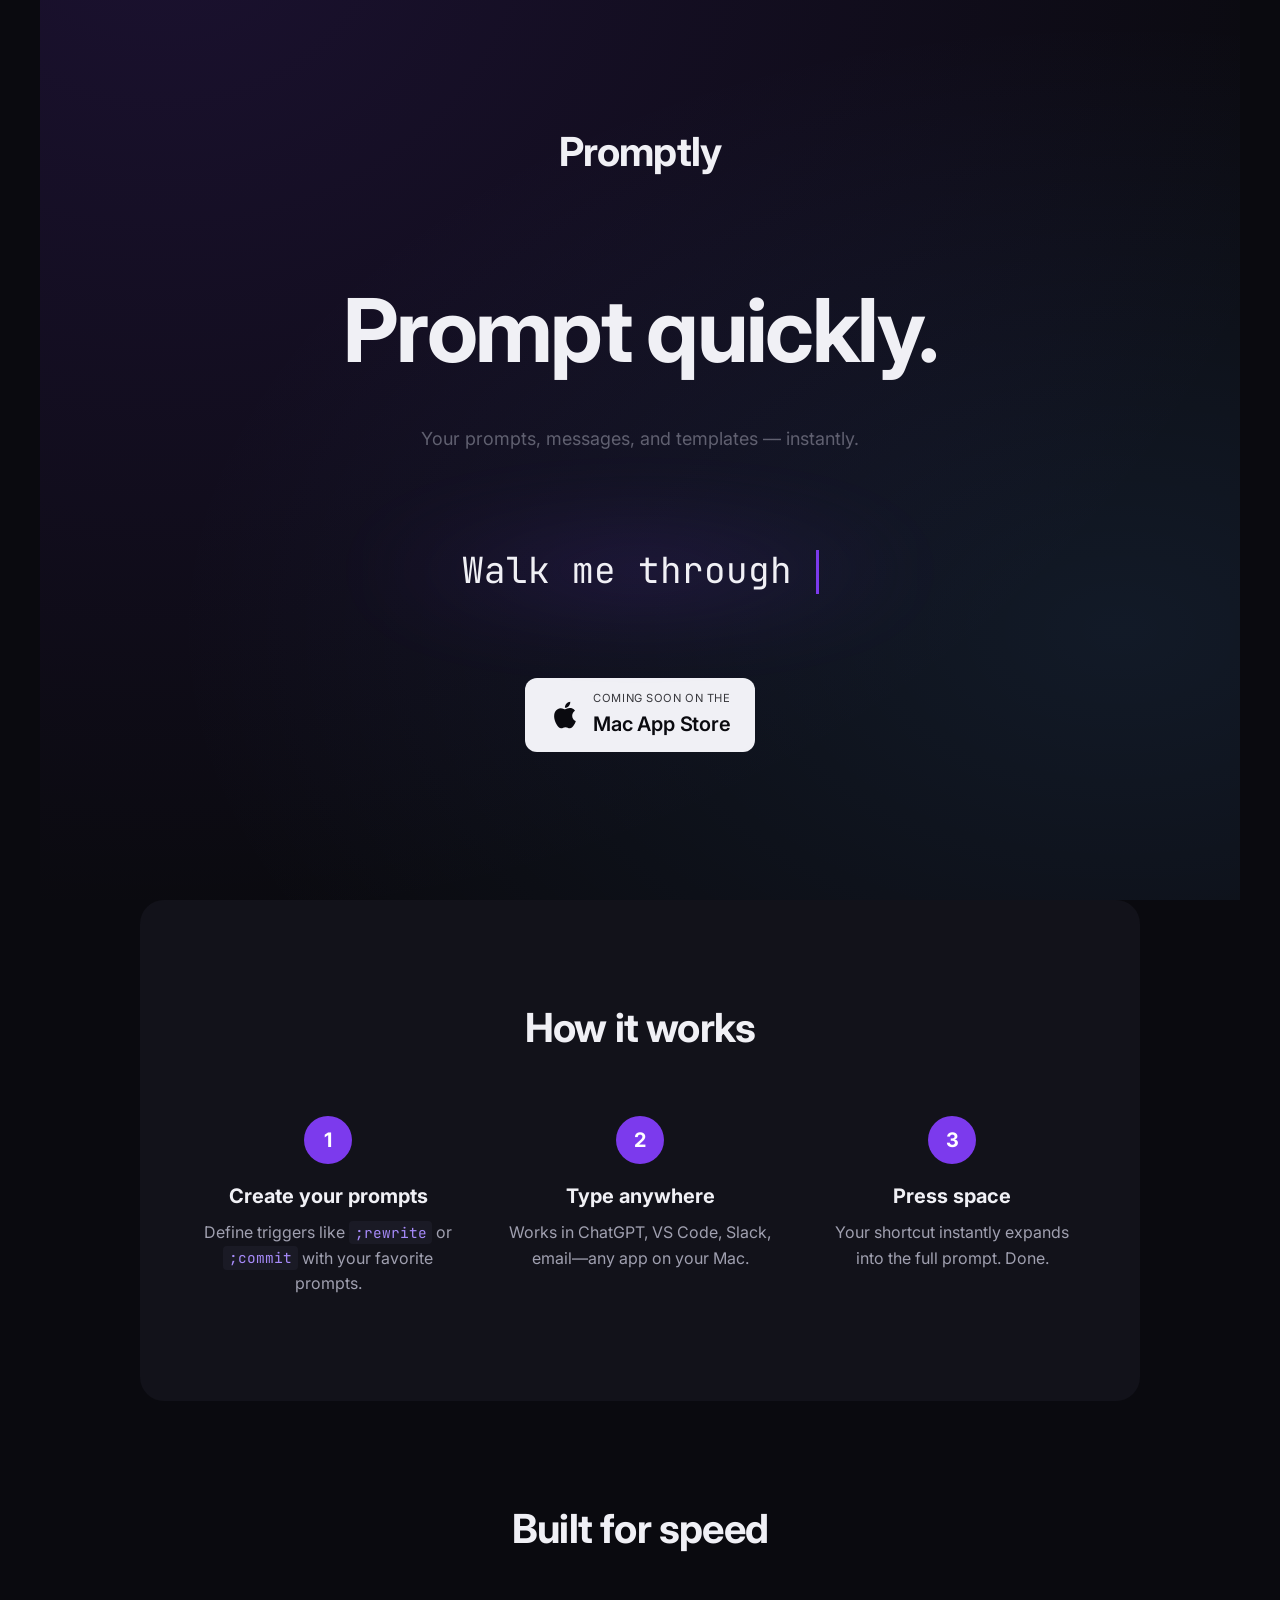
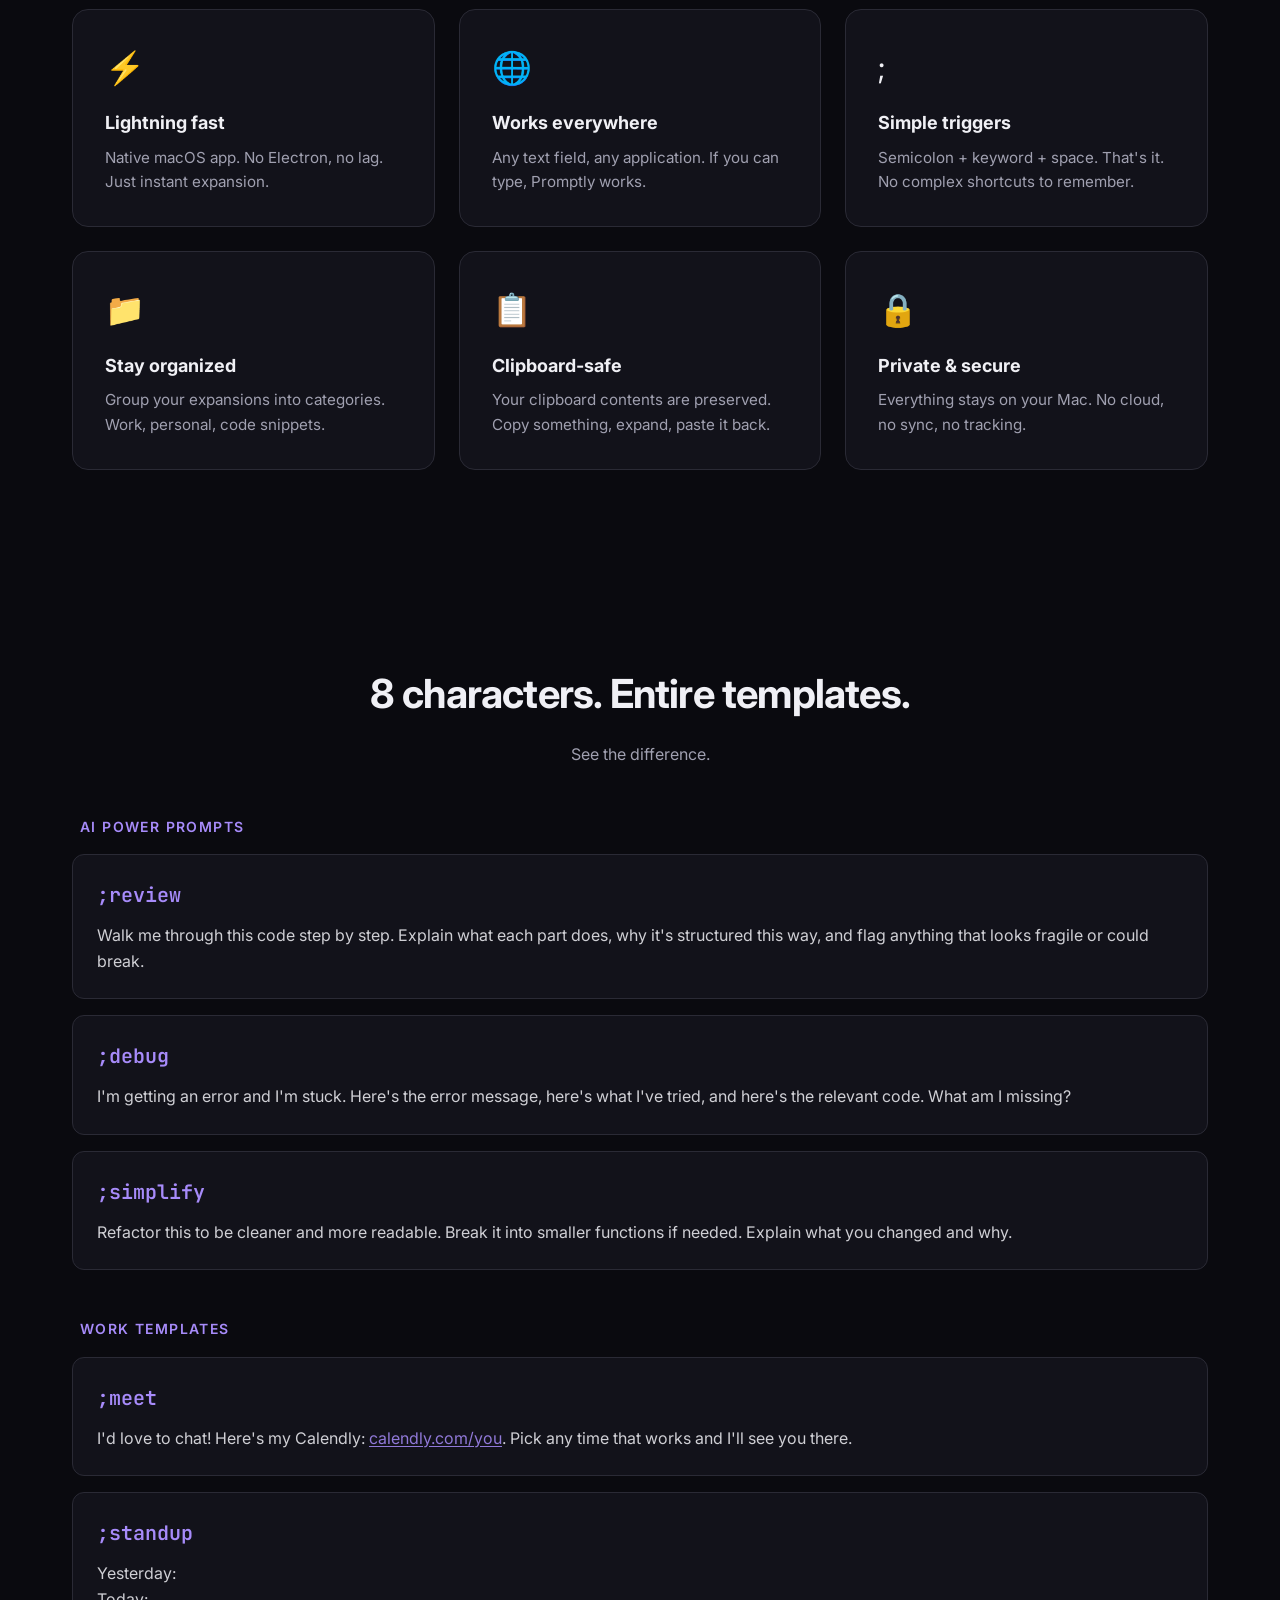
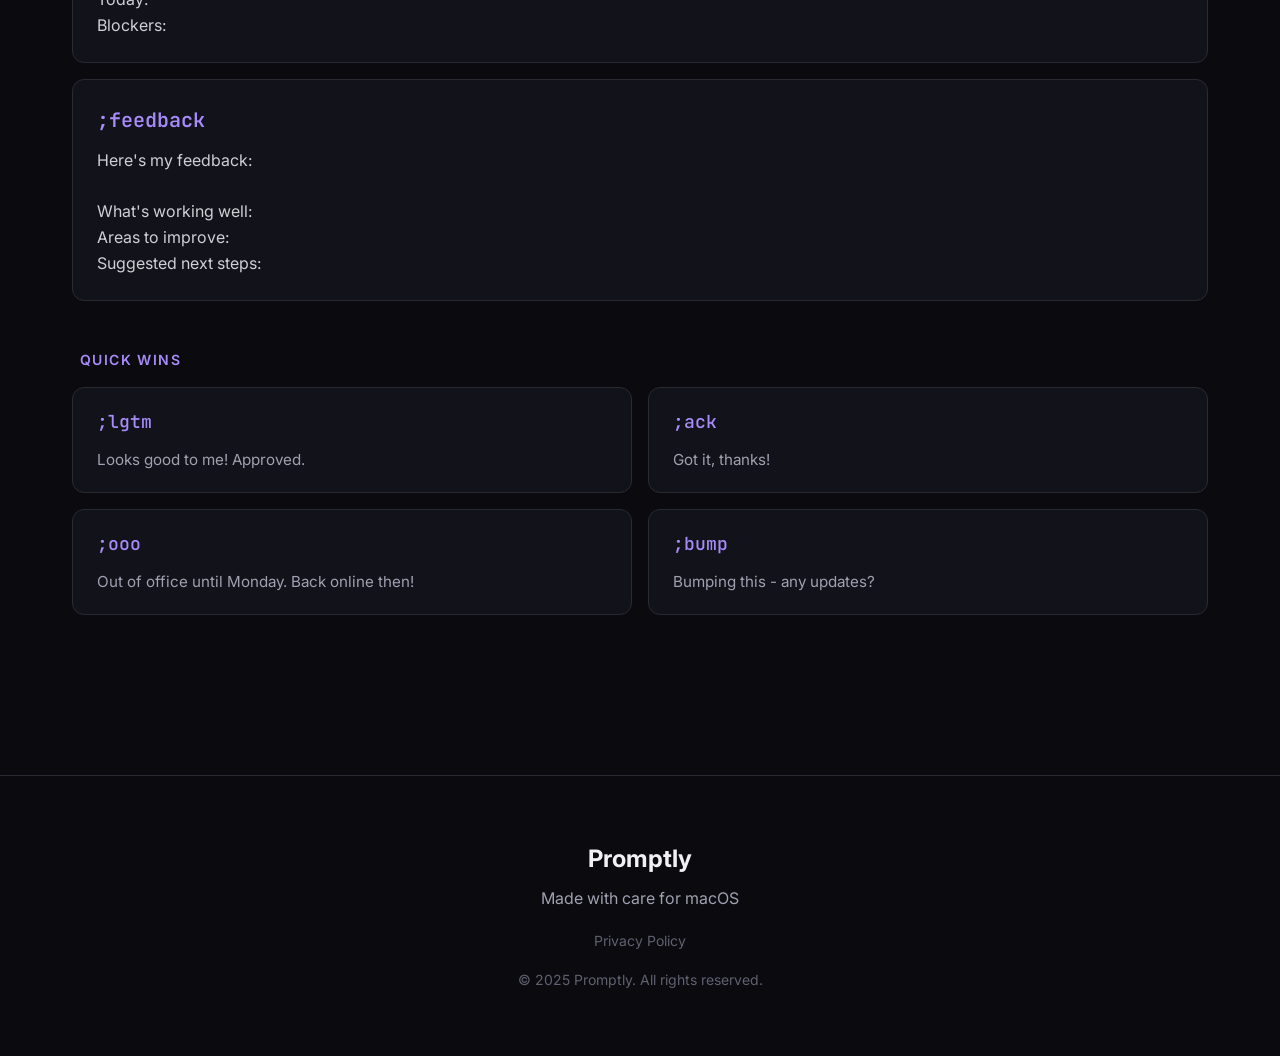
<file: docs/index.html>
<!DOCTYPE html>
<html lang="en">
<head>
    <meta charset="UTF-8">
    <meta name="viewport" content="width=device-width, initial-scale=1.0">
    <title>Promptly - Prompt quickly.</title>
    <meta name="description" content="Promptly is a lightning-fast text expander for macOS. Type shortcuts, get instant expansions. Coming soon to the Mac App Store.">
    <link rel="preconnect" href="https://fonts.googleapis.com">
    <link rel="preconnect" href="https://fonts.gstatic.com" crossorigin>
    <link href="https://fonts.googleapis.com/css2?family=Inter:wght@400;500;600;700&family=JetBrains+Mono:wght@400;500&display=swap" rel="stylesheet">
    <link rel="stylesheet" href="styles.css">
</head>
<body>
    <!-- Hero Section -->
    <section class="hero">
        <nav class="nav">
            <div class="logo" style="font-size: 2.5rem;">Promptly</div>
        </nav>

        <div class="hero-content">
            <h1 class="hero-title">Prompt quickly.</h1>
            <p class="hero-subtitle">Your prompts, messages, and templates — instantly.</p>

            <!-- Typing Demo -->
            <div class="demo-container">
                <div class="demo-glow"></div>
                <div class="demo-text-wrapper">
                    <span id="demo-text"></span><span class="cursor"></span>
                </div>
            </div>

            <!-- Coming Soon Badge -->
            <div class="cta-container">
                <a href="#" class="app-store-badge">
                    <svg class="apple-icon" viewBox="0 0 24 24" fill="currentColor">
                        <path d="M18.71 19.5c-.83 1.24-1.71 2.45-3.05 2.47-1.34.03-1.77-.79-3.29-.79-1.53 0-2 .77-3.27.82-1.31.05-2.3-1.32-3.14-2.53C4.25 17 2.94 12.45 4.7 9.39c.87-1.52 2.43-2.48 4.12-2.51 1.28-.02 2.5.87 3.29.87.78 0 2.26-1.07 3.81-.91.65.03 2.47.26 3.64 1.98-.09.06-2.17 1.28-2.15 3.81.03 3.02 2.65 4.03 2.68 4.04-.03.07-.42 1.44-1.38 2.83M13 3.5c.73-.83 1.94-1.46 2.94-1.5.13 1.17-.34 2.35-1.04 3.19-.69.85-1.83 1.51-2.95 1.42-.15-1.15.41-2.35 1.05-3.11z"/>
                    </svg>
                    <div class="badge-text">
                        <span class="badge-small">Coming Soon on the</span>
                        <span class="badge-large">Mac App Store</span>
                    </div>
                </a>
            </div>
        </div>
    </section>

    <!-- How It Works -->
    <section class="how-it-works">
        <h2 class="section-title">How it works</h2>
        <div class="steps">
            <div class="step">
                <div class="step-number">1</div>
                <h3>Create your prompts</h3>
                <p>Define triggers like <code>;rewrite</code> or <code>;commit</code> with your favorite prompts.</p>
            </div>
            <div class="step">
                <div class="step-number">2</div>
                <h3>Type anywhere</h3>
                <p>Works in ChatGPT, VS Code, Slack, email—any app on your Mac.</p>
            </div>
            <div class="step">
                <div class="step-number">3</div>
                <h3>Press space</h3>
                <p>Your shortcut instantly expands into the full prompt. Done.</p>
            </div>
        </div>
    </section>

    <!-- Features -->
    <section class="features">
        <h2 class="section-title">Built for speed</h2>
        <div class="features-grid">
            <div class="feature">
                <div class="feature-icon">&#9889;</div>
                <h3>Lightning fast</h3>
                <p>Native macOS app. No Electron, no lag. Just instant expansion.</p>
            </div>
            <div class="feature">
                <div class="feature-icon">&#127760;</div>
                <h3>Works everywhere</h3>
                <p>Any text field, any application. If you can type, Promptly works.</p>
            </div>
            <div class="feature">
                <div class="feature-icon">&#59;</div>
                <h3>Simple triggers</h3>
                <p>Semicolon + keyword + space. That's it. No complex shortcuts to remember.</p>
            </div>
            <div class="feature">
                <div class="feature-icon">&#128193;</div>
                <h3>Stay organized</h3>
                <p>Group your expansions into categories. Work, personal, code snippets.</p>
            </div>
            <div class="feature">
                <div class="feature-icon">&#128203;</div>
                <h3>Clipboard-safe</h3>
                <p>Your clipboard contents are preserved. Copy something, expand, paste it back.</p>
            </div>
            <div class="feature">
                <div class="feature-icon">&#128274;</div>
                <h3>Private & secure</h3>
                <p>Everything stays on your Mac. No cloud, no sync, no tracking.</p>
            </div>
        </div>
    </section>

    <!-- Examples -->
    <section class="examples">
        <h2 class="section-title">8 characters. Entire templates.</h2>
        <p class="section-subtitle">See the difference.</p>

        <div class="example-category">
            <h3 class="category-title">AI Power Prompts</h3>
            <div class="examples-list">
                <div class="example-large">
                    <div class="example-trigger">;review</div>
                    <div class="example-expansion">Walk me through this code step by step. Explain what each part does, why it's structured this way, and flag anything that looks fragile or could break.</div>
                </div>
                <div class="example-large">
                    <div class="example-trigger">;debug</div>
                    <div class="example-expansion">I'm getting an error and I'm stuck. Here's the error message, here's what I've tried, and here's the relevant code. What am I missing?</div>
                </div>
                <div class="example-large">
                    <div class="example-trigger">;simplify</div>
                    <div class="example-expansion">Refactor this to be cleaner and more readable. Break it into smaller functions if needed. Explain what you changed and why.</div>
                </div>
            </div>
        </div>

        <div class="example-category">
            <h3 class="category-title">Work Templates</h3>
            <div class="examples-list">
                <div class="example-large">
                    <div class="example-trigger">;meet</div>
                    <div class="example-expansion">I'd love to chat! Here's my Calendly: <span class="link">calendly.com/you</span>. Pick any time that works and I'll see you there.</div>
                </div>
                <div class="example-large">
                    <div class="example-trigger">;standup</div>
                    <div class="example-expansion">Yesterday: <br>Today: <br>Blockers:</div>
                </div>
                <div class="example-large">
                    <div class="example-trigger">;feedback</div>
                    <div class="example-expansion">Here's my feedback:<br><br>What's working well:<br>Areas to improve:<br>Suggested next steps:</div>
                </div>
            </div>
        </div>

        <div class="example-category">
            <h3 class="category-title">Quick Wins</h3>
            <div class="examples-grid">
                <div class="example">
                    <div class="example-trigger">;lgtm</div>
                    <div class="example-expansion">Looks good to me! Approved.</div>
                </div>
                <div class="example">
                    <div class="example-trigger">;ack</div>
                    <div class="example-expansion">Got it, thanks!</div>
                </div>
                <div class="example">
                    <div class="example-trigger">;ooo</div>
                    <div class="example-expansion">Out of office until Monday. Back online then!</div>
                </div>
                <div class="example">
                    <div class="example-trigger">;bump</div>
                    <div class="example-expansion">Bumping this - any updates?</div>
                </div>
            </div>
        </div>
    </section>

    <!-- Footer -->
    <footer class="footer">
        <div class="footer-content">
            <div class="footer-logo">Promptly</div>
            <p class="footer-tagline">Made with care for macOS</p>
            <p class="footer-links">
                <a href="privacy.html">Privacy Policy</a>
            </p>
            <p class="footer-copyright">&copy; 2025 Promptly. All rights reserved.</p>
        </div>
    </footer>

    <script src="script.js"></script>
</body>
</html>
</file>
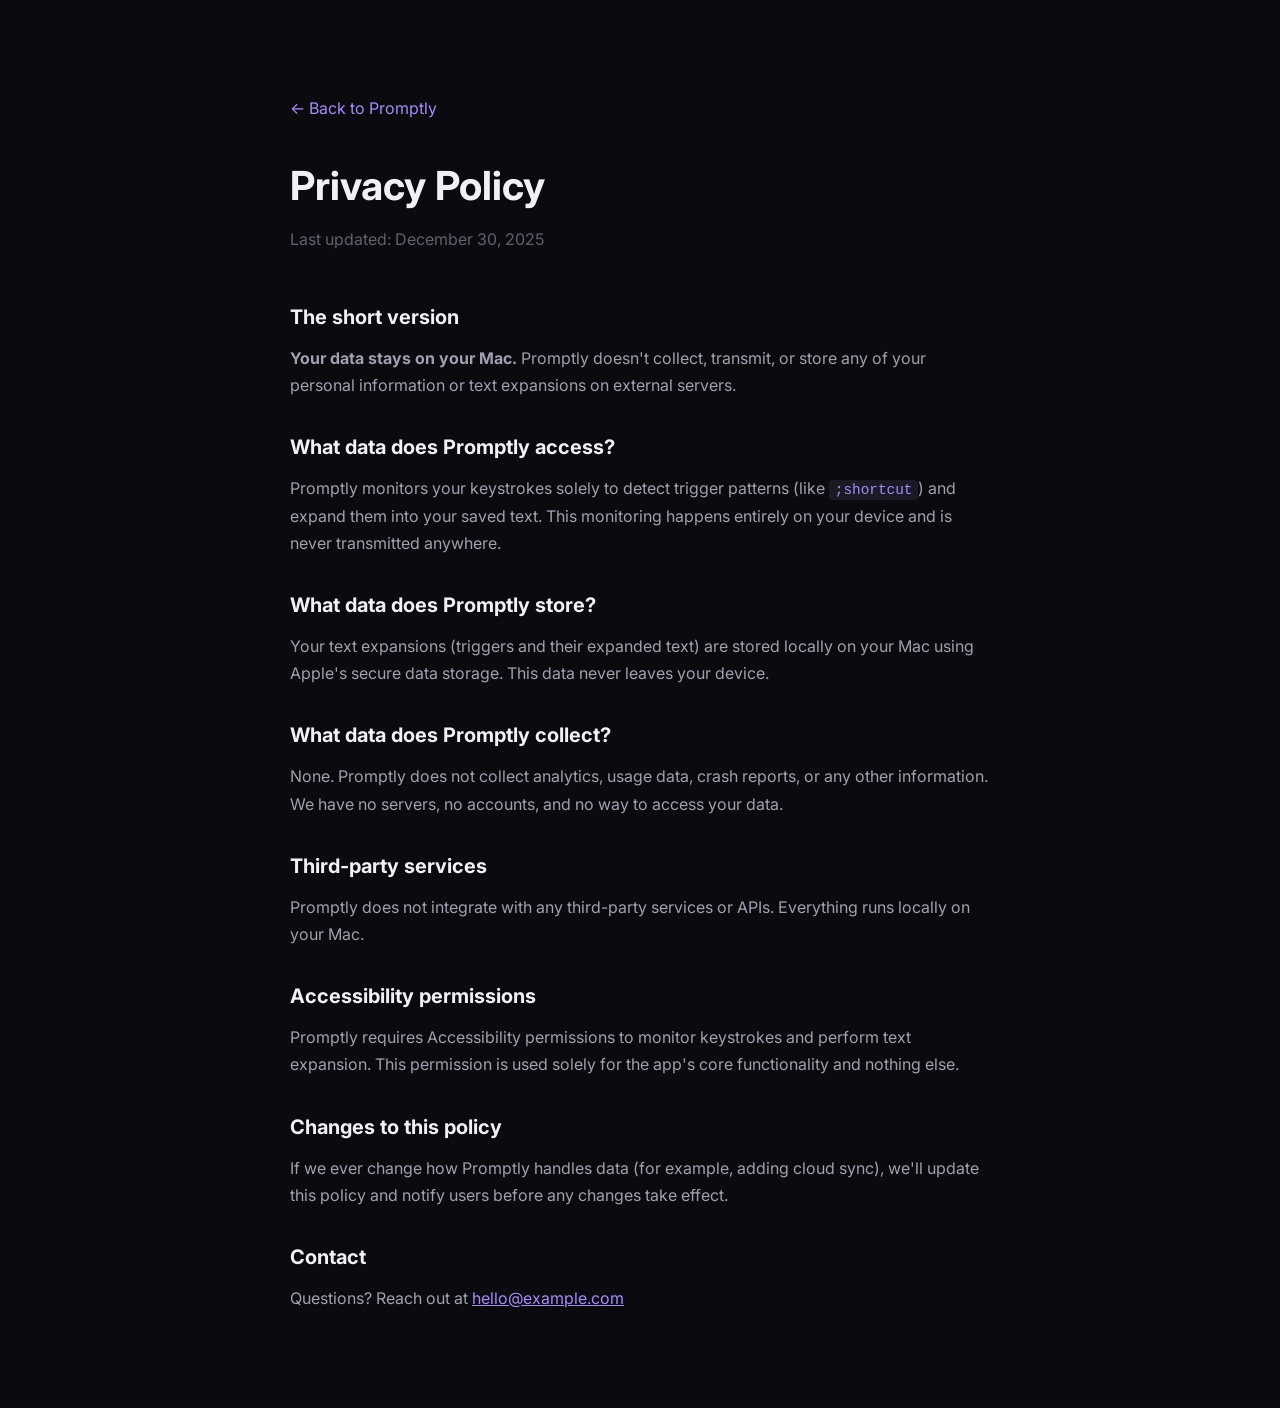
<file: docs/privacy.html>
<!DOCTYPE html>
<html lang="en">
<head>
    <meta charset="UTF-8">
    <meta name="viewport" content="width=device-width, initial-scale=1.0">
    <title>Privacy Policy - Promptly</title>
    <link rel="preconnect" href="https://fonts.googleapis.com">
    <link rel="preconnect" href="https://fonts.gstatic.com" crossorigin>
    <link href="https://fonts.googleapis.com/css2?family=Inter:wght@400;500;600;700&display=swap" rel="stylesheet">
    <link rel="stylesheet" href="styles.css">
    <style>
        .privacy-page {
            min-height: 100vh;
            padding: 2rem;
        }
        .privacy-content {
            max-width: 700px;
            margin: 4rem auto;
        }
        .privacy-content h1 {
            font-size: 2.5rem;
            margin-bottom: 0.5rem;
        }
        .privacy-content .updated {
            color: var(--text-muted);
            margin-bottom: 3rem;
        }
        .privacy-content h2 {
            font-size: 1.25rem;
            margin-top: 2rem;
            margin-bottom: 0.75rem;
        }
        .privacy-content p {
            color: var(--text-secondary);
            line-height: 1.7;
            margin-bottom: 1rem;
        }
        .privacy-content a {
            color: var(--accent-light);
        }
        .back-link {
            display: inline-block;
            margin-bottom: 2rem;
            color: var(--text-muted);
            text-decoration: none;
        }
        .back-link:hover {
            color: var(--text-primary);
        }
    </style>
</head>
<body>
    <div class="privacy-page">
        <div class="privacy-content">
            <a href="index.html" class="back-link">&larr; Back to Promptly</a>

            <h1>Privacy Policy</h1>
            <p class="updated">Last updated: December 30, 2025</p>

            <h2>The short version</h2>
            <p><strong>Your data stays on your Mac.</strong> Promptly doesn't collect, transmit, or store any of your personal information or text expansions on external servers.</p>

            <h2>What data does Promptly access?</h2>
            <p>Promptly monitors your keystrokes solely to detect trigger patterns (like <code>;shortcut</code>) and expand them into your saved text. This monitoring happens entirely on your device and is never transmitted anywhere.</p>

            <h2>What data does Promptly store?</h2>
            <p>Your text expansions (triggers and their expanded text) are stored locally on your Mac using Apple's secure data storage. This data never leaves your device.</p>

            <h2>What data does Promptly collect?</h2>
            <p>None. Promptly does not collect analytics, usage data, crash reports, or any other information. We have no servers, no accounts, and no way to access your data.</p>

            <h2>Third-party services</h2>
            <p>Promptly does not integrate with any third-party services or APIs. Everything runs locally on your Mac.</p>

            <h2>Accessibility permissions</h2>
            <p>Promptly requires Accessibility permissions to monitor keystrokes and perform text expansion. This permission is used solely for the app's core functionality and nothing else.</p>

            <h2>Changes to this policy</h2>
            <p>If we ever change how Promptly handles data (for example, adding cloud sync), we'll update this policy and notify users before any changes take effect.</p>

            <h2>Contact</h2>
            <p>Questions? Reach out at <a href="mailto:hello@example.com">hello@example.com</a></p>
        </div>
    </div>
</body>
</html>
</file>
<file: docs/styles.css>
/* Reset & Base */
*, *::before, *::after {
    box-sizing: border-box;
    margin: 0;
    padding: 0;
}

:root {
    --bg-primary: #0a0a0f;
    --bg-secondary: #12121a;
    --bg-tertiary: #1a1a25;
    --text-primary: #f0f0f5;
    --text-secondary: #a0a0b0;
    --text-muted: #606070;
    --accent: #7c3aed;
    --accent-light: #a78bfa;
    --accent-glow: rgba(124, 58, 237, 0.3);
    --border: #2a2a35;
    --success: #22c55e;
}

html {
    scroll-behavior: smooth;
}

body {
    font-family: 'Inter', -apple-system, BlinkMacSystemFont, 'Segoe UI', Roboto, sans-serif;
    background-color: var(--bg-primary);
    color: var(--text-primary);
    line-height: 1.6;
    overflow-x: hidden;
}

code {
    font-family: 'JetBrains Mono', 'SF Mono', 'Fira Code', monospace;
    background: var(--bg-tertiary);
    padding: 0.15em 0.4em;
    border-radius: 4px;
    font-size: 0.9em;
    color: var(--accent-light);
}

/* Navigation */
.nav {
    display: flex;
    justify-content: space-between;
    align-items: center;
    padding: 1.5rem 2rem;
    max-width: 1200px;
    margin: 0 auto;
    position: relative;
    z-index: 1;
}

.logo {
    font-size: 2.5rem;
    font-weight: 700;
    color: var(--text-primary);
    letter-spacing: -0.02em;
}

/* Hero Section */
.hero {
    min-height: 100vh;
    display: flex;
    flex-direction: column;
    background: var(--bg-primary);
    position: relative;
    overflow: hidden;
}

.hero::before {
    content: '';
    position: absolute;
    top: -50%;
    left: -50%;
    width: 200%;
    height: 200%;
    background:
        radial-gradient(ellipse at 30% 20%, rgba(124, 58, 237, 0.15) 0%, transparent 50%),
        radial-gradient(ellipse at 70% 60%, rgba(88, 166, 255, 0.1) 0%, transparent 40%);
    animation: gradientMove 20s ease-in-out infinite;
    pointer-events: none;
}

@keyframes gradientMove {
    0%, 100% { transform: translate(0, 0) rotate(0deg); }
    33% { transform: translate(2%, 2%) rotate(1deg); }
    66% { transform: translate(-1%, 1%) rotate(-1deg); }
}

.hero-content {
    flex: 1;
    display: flex;
    flex-direction: column;
    align-items: center;
    justify-content: center;
    padding: 2rem;
    text-align: center;
    max-width: 900px;
    margin: 0 auto;
    position: relative;
    z-index: 1;
}

.hero-title {
    font-size: clamp(3rem, 10vw, 5.5rem);
    font-weight: 700;
    letter-spacing: -0.03em;
    margin-bottom: 1.5rem;
    color: var(--text-primary);
}

.hero-subtitle {
    font-size: clamp(1rem, 2vw, 1.125rem);
    color: var(--text-muted);
    max-width: 500px;
    margin-bottom: 3.5rem;
}

/* Demo Container */
.demo-container {
    width: 100%;
    max-width: 900px;
    margin-bottom: 3rem;
    position: relative;
    min-height: 120px;
    display: flex;
    align-items: center;
    justify-content: center;
}

.demo-glow {
    position: absolute;
    width: 100%;
    height: 100%;
    background: radial-gradient(ellipse at center, var(--accent-glow) 0%, transparent 70%);
    filter: blur(40px);
    opacity: 0.6;
    pointer-events: none;
}

.demo-text-wrapper {
    position: relative;
    z-index: 1;
    font-family: 'JetBrains Mono', monospace;
    font-size: clamp(1.5rem, 4vw, 2.25rem);
    text-align: center;
    line-height: 1.4;
    padding: 1rem 2rem;
}

#demo-text {
    white-space: pre-wrap;
    word-break: break-word;
}

.cursor {
    display: inline-block;
    width: 3px;
    height: 1.2em;
    background: var(--accent);
    margin-left: 2px;
    vertical-align: text-bottom;
    animation: blink 1s infinite;
}

@keyframes blink {
    0%, 50% { opacity: 1; }
    51%, 100% { opacity: 0; }
}

.intro-text {
    color: var(--text-primary);
    font-weight: 600;
}

.trigger-text {
    color: var(--accent-light);
}

.expansion-text {
    color: var(--text-primary);
}

.link-text {
    color: var(--accent-light);
    text-decoration: underline;
    text-underline-offset: 3px;
}

/* App Store Badge */
.cta-container {
    display: flex;
    justify-content: center;
}

.app-store-badge {
    display: flex;
    align-items: center;
    gap: 12px;
    padding: 12px 24px;
    background: var(--text-primary);
    color: var(--bg-primary);
    border-radius: 12px;
    text-decoration: none;
    transition: transform 0.2s, box-shadow 0.2s;
}

.app-store-badge:hover {
    transform: translateY(-2px);
    box-shadow: 0 10px 30px -10px rgba(255, 255, 255, 0.2);
}

.apple-icon {
    width: 32px;
    height: 32px;
}

.badge-text {
    display: flex;
    flex-direction: column;
    text-align: left;
}

.badge-small {
    font-size: 0.7rem;
    text-transform: uppercase;
    letter-spacing: 0.05em;
    opacity: 0.8;
}

.badge-large {
    font-size: 1.25rem;
    font-weight: 600;
    letter-spacing: -0.01em;
}

/* Section Styles */
section {
    padding: 6rem 2rem;
    max-width: 1200px;
    margin: 0 auto;
}

.section-title {
    font-size: clamp(1.75rem, 4vw, 2.5rem);
    font-weight: 700;
    text-align: center;
    margin-bottom: 1rem;
    letter-spacing: -0.02em;
}

.section-subtitle {
    text-align: center;
    color: var(--text-secondary);
    max-width: 600px;
    margin: 0 auto 3rem;
}

/* How It Works */
.how-it-works {
    background: var(--bg-secondary);
    border-radius: 24px;
    margin-left: auto;
    margin-right: auto;
    max-width: 1000px;
    width: calc(100% - 4rem);
}

.steps {
    display: grid;
    grid-template-columns: repeat(3, 1fr);
    gap: 2rem;
    margin-top: 3rem;
    padding: 0 1rem;
}

@media (max-width: 768px) {
    .steps {
        grid-template-columns: 1fr;
        gap: 2.5rem;
    }
}

.step {
    text-align: center;
    padding: 0.5rem;
}

.step-number {
    width: 48px;
    height: 48px;
    border-radius: 50%;
    background: var(--accent);
    color: white;
    display: flex;
    align-items: center;
    justify-content: center;
    font-weight: 700;
    font-size: 1.25rem;
    margin: 0 auto 1rem;
}

.step h3 {
    font-size: 1.25rem;
    margin-bottom: 0.5rem;
}

.step p {
    color: var(--text-secondary);
}

/* Features */
.features-grid {
    display: grid;
    grid-template-columns: repeat(auto-fit, minmax(300px, 1fr));
    gap: 1.5rem;
    margin-top: 3rem;
}

.feature {
    background: var(--bg-secondary);
    border: 1px solid var(--border);
    border-radius: 16px;
    padding: 2rem;
    transition: transform 0.2s, border-color 0.2s;
}

.feature:hover {
    transform: translateY(-4px);
    border-color: var(--accent);
}

.feature-icon {
    font-size: 2rem;
    margin-bottom: 1rem;
}

.feature h3 {
    font-size: 1.125rem;
    margin-bottom: 0.5rem;
}

.feature p {
    color: var(--text-secondary);
    font-size: 0.95rem;
}

/* Examples */
.examples .section-subtitle {
    margin-bottom: 3rem;
}

.example-category {
    margin-bottom: 3rem;
}

.example-category:last-child {
    margin-bottom: 0;
}

.category-title {
    font-size: 0.875rem;
    font-weight: 600;
    text-transform: uppercase;
    letter-spacing: 0.1em;
    color: var(--accent-light);
    margin-bottom: 1rem;
    padding-left: 0.5rem;
}

.examples-grid {
    display: grid;
    grid-template-columns: repeat(2, 1fr);
    gap: 1rem;
}

@media (max-width: 768px) {
    .examples-grid {
        grid-template-columns: 1fr;
    }
}

.example {
    display: flex;
    flex-direction: column;
    gap: 0.75rem;
    background: var(--bg-secondary);
    border: 1px solid var(--border);
    border-radius: 12px;
    padding: 1.25rem 1.5rem;
    transition: border-color 0.2s, transform 0.2s;
}

.example:hover {
    border-color: var(--accent);
    transform: translateY(-2px);
}

.example-trigger {
    font-family: 'JetBrains Mono', monospace;
    font-size: 1.125rem;
    font-weight: 500;
    color: var(--accent-light);
}

.example-expansion {
    color: var(--text-secondary);
    font-size: 0.95rem;
    line-height: 1.5;
}

/* Large examples - show the power */
.examples-list {
    display: flex;
    flex-direction: column;
    gap: 1rem;
}

.example-large {
    background: var(--bg-secondary);
    border: 1px solid var(--border);
    border-radius: 12px;
    padding: 1.5rem;
    transition: border-color 0.2s;
}

.example-large:hover {
    border-color: var(--accent);
}

.example-large .example-trigger {
    font-family: 'JetBrains Mono', monospace;
    font-size: 1.25rem;
    font-weight: 600;
    color: var(--accent-light);
    margin-bottom: 0.75rem;
}

.example-large .example-expansion {
    color: var(--text-primary);
    font-size: 1rem;
    line-height: 1.6;
    opacity: 0.85;
}

.example-large .example-expansion .link {
    color: var(--accent-light);
    text-decoration: underline;
    text-underline-offset: 2px;
}

/* Footer */
.footer {
    border-top: 1px solid var(--border);
    padding: 4rem 2rem;
    margin-top: 4rem;
}

.footer-content {
    max-width: 1200px;
    margin: 0 auto;
    text-align: center;
}

.footer-logo {
    font-size: 1.5rem;
    font-weight: 700;
    margin-bottom: 0.5rem;
}

.footer-tagline {
    color: var(--text-secondary);
    margin-bottom: 1rem;
}

.footer-links {
    margin-bottom: 1rem;
}

.footer-links a {
    color: var(--text-muted);
    text-decoration: none;
    font-size: 0.875rem;
}

.footer-links a:hover {
    color: var(--text-primary);
}

.footer-copyright {
    color: var(--text-muted);
    font-size: 0.875rem;
}

/* Responsive */
@media (max-width: 768px) {
    .nav {
        padding: 1rem;
    }

    .hero-content {
        padding: 1rem;
    }

    .demo-content {
        font-size: 1rem;
        padding: 1.5rem;
    }

    section {
        padding: 4rem 1rem;
    }

    .how-it-works {
        margin: 0 1rem;
        border-radius: 16px;
    }

    .example {
        flex-direction: column;
        text-align: center;
        gap: 0.5rem;
    }

    .example-arrow {
        transform: rotate(90deg);
    }
}
</file>
